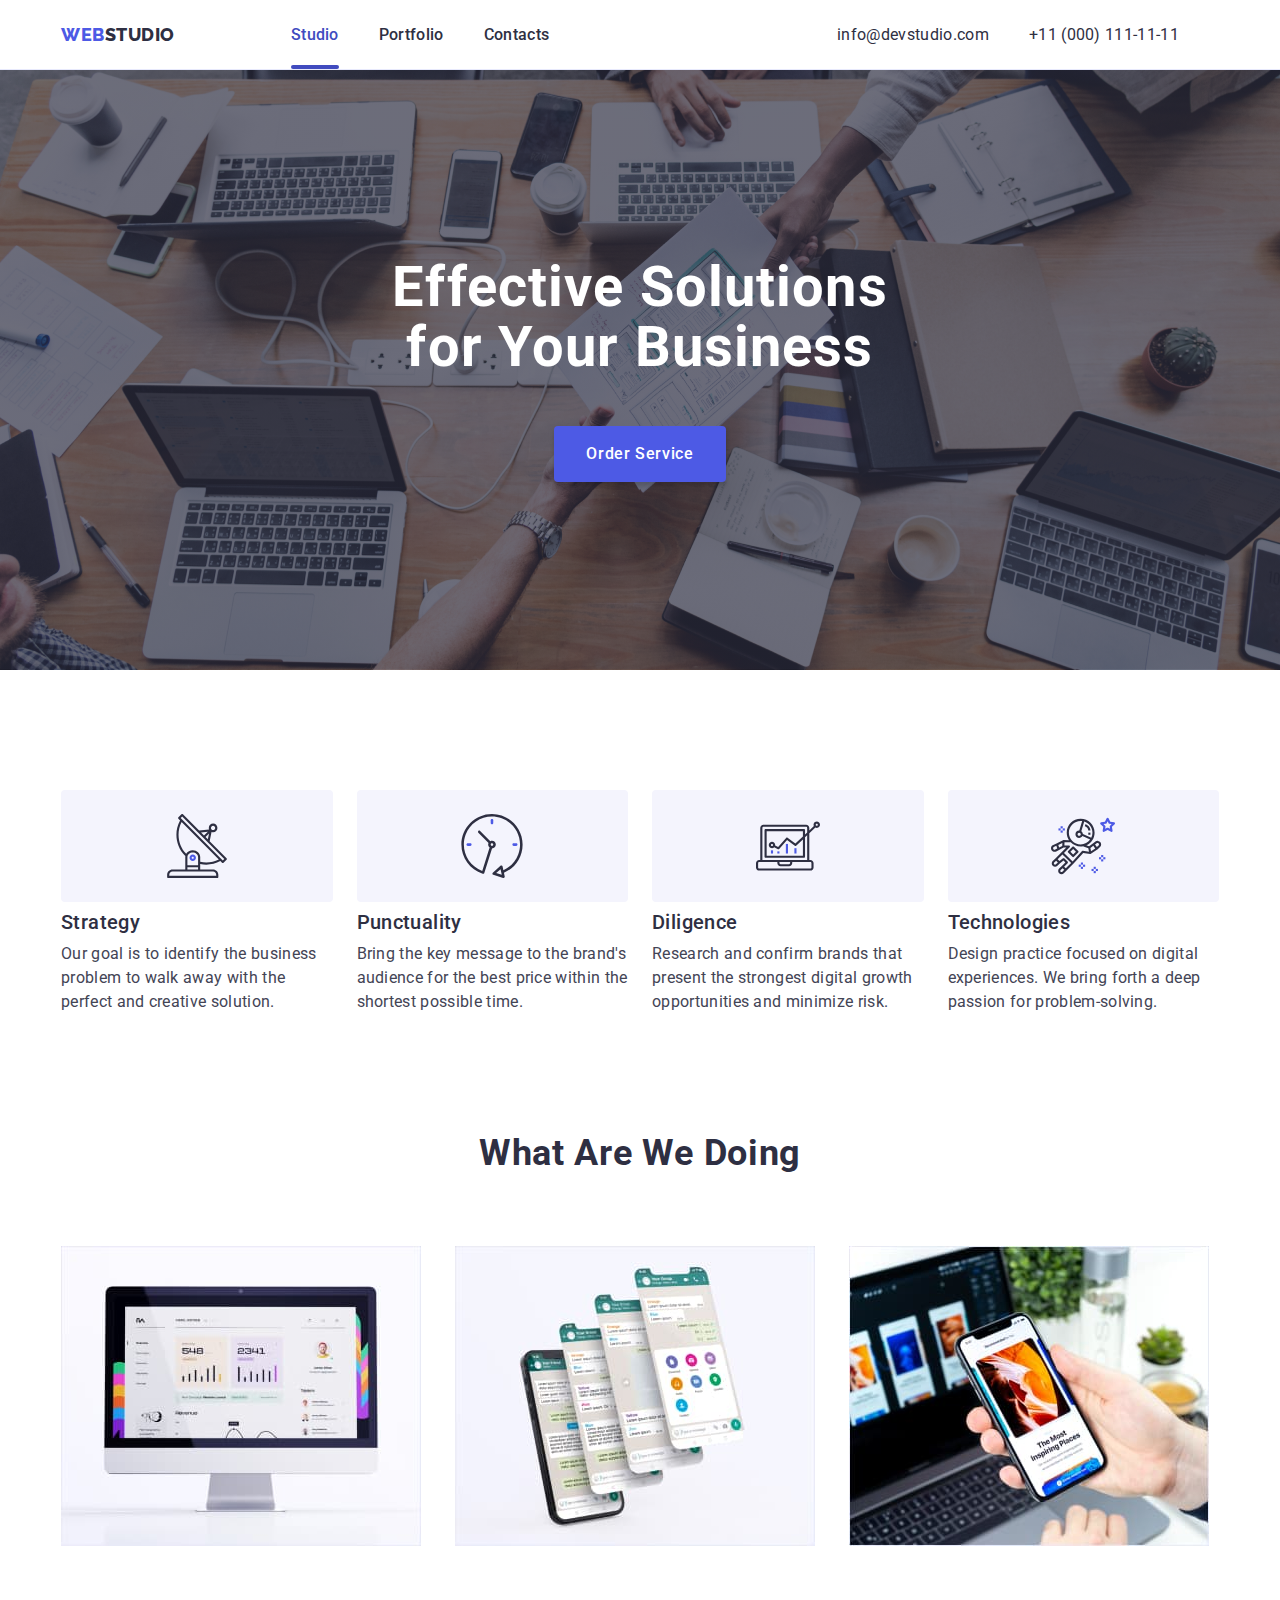
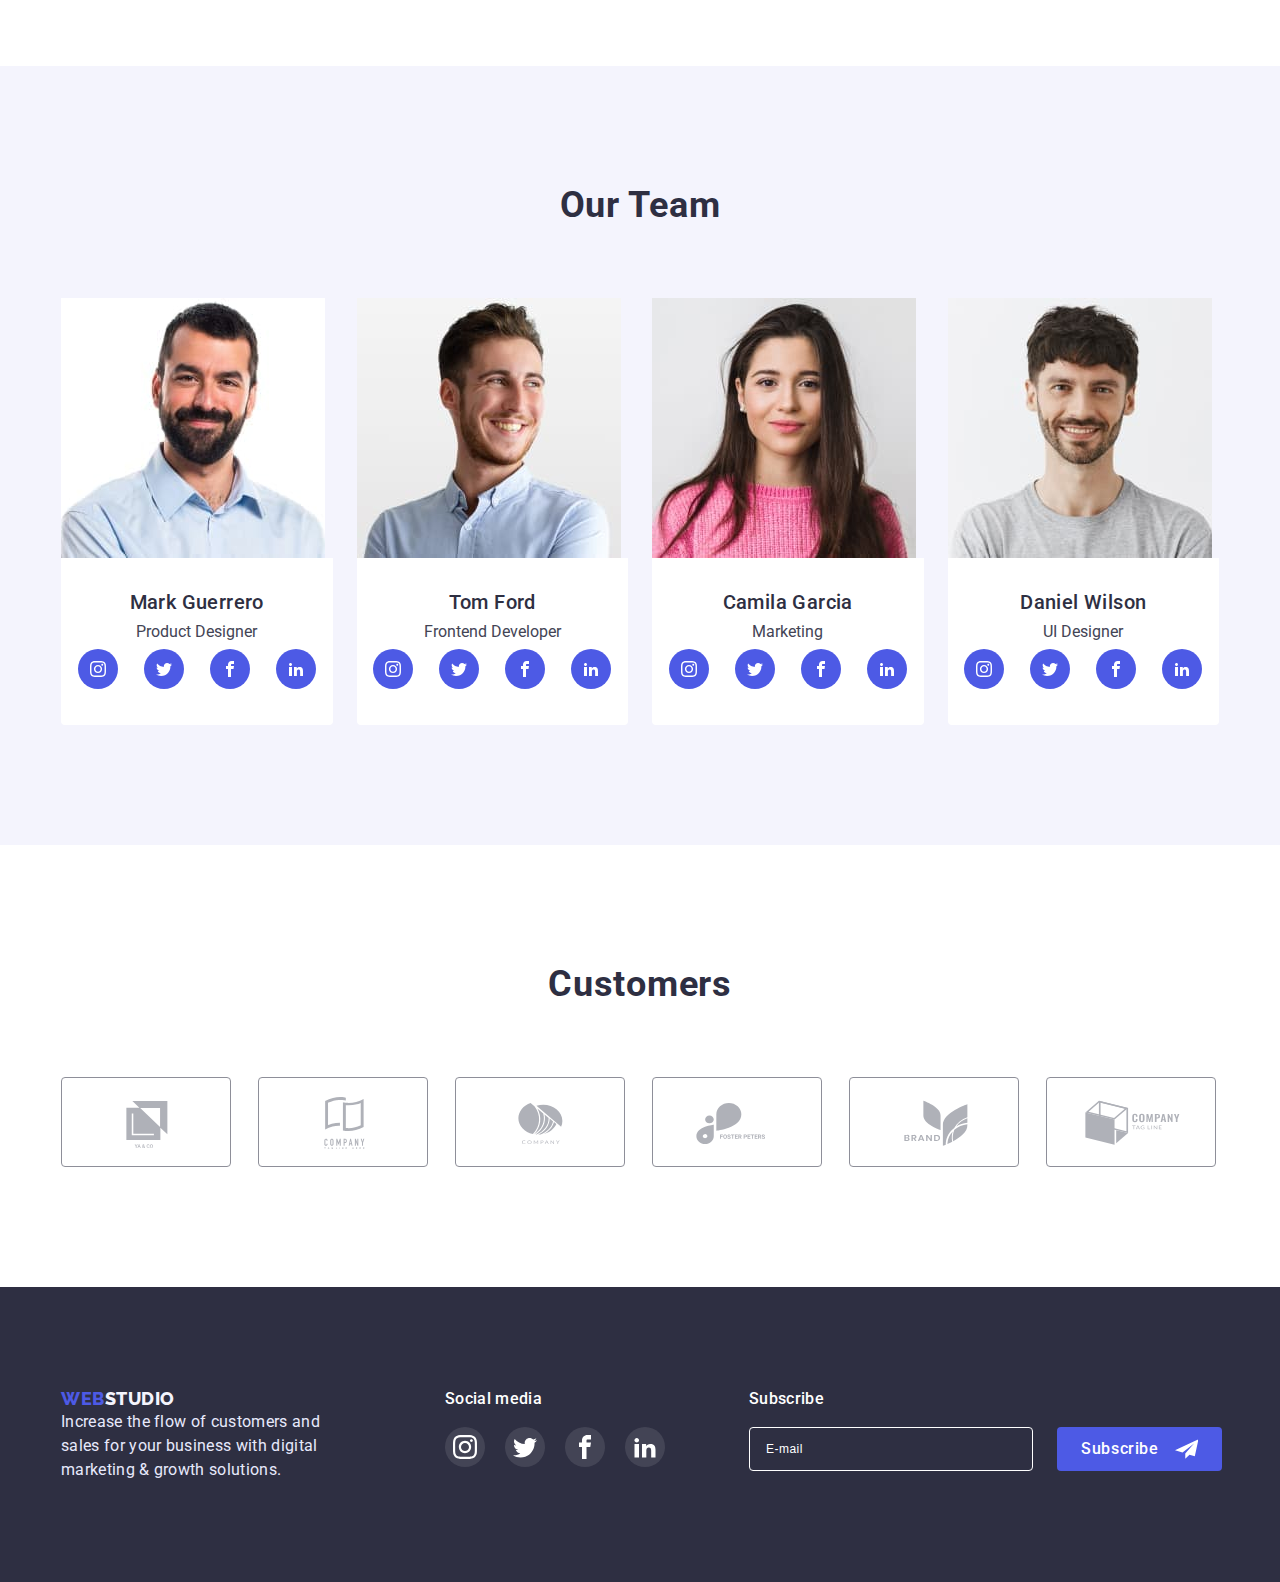
<file: index.html>
<!DOCTYPE html>
<html lang="en">
<head>
    <meta charset="UTF-8">
    <meta http-equiv="X-UA-Compatible" content="IE=edge">
    <meta name="viewport" content="width=device-width, initial-scale=1.0">
    <title>WebStudio</title>
    <link rel="preconnect" href="https://fonts.googleapis.com">
    <link rel="preconnect" href="https://fonts.gstatic.com" crossorigin>
    <link href="https://fonts.googleapis.com/css2?family=Raleway:wght@800&family=Roboto:wght@400;500;700;900&display=swap" rel="stylesheet">

    <link rel="stylesheet" href="https://cdnjs.cloudflare.com/ajax/libs/modern-normalize/1.1.0/modern-normalize.min.css" integrity="sha512-wpPYUAdjBVSE4KJnH1VR1HeZfpl1ub8YT/NKx4PuQ5NmX2tKuGu6U/JRp5y+Y8XG2tV+wKQpNHVUX03MfMFn9Q==" crossorigin="anonymous" referrerpolicy="no-referrer" />
<link rel="stylesheet" href="./css/styles.css">
</head>
<body>
    <!--Head-->
    <header class="header">
            <div class="container"><div class="header-justify">
        <nav class="header-nav">
            <a class="first-logo"
            href="./index.html">Web<span class="second-logo link">Studio</span></a>
            <ul class="list nav-list">
                <li class="header-item"><a href="./index.html" class="header-link  current">Studio</a></li>
                <li class="header-item"><a href="./portfolio.html" class="header-link link active">Portfolio</a></li>
                <li class="header-item"><a href="#" class="header-link link active">Contacts</a></li>
            </ul>
            
        </nav>
        <address class="contact-list">
             <ul class="contact-list list">
                <li class="contact-item"><a class="contact-mail link active"
                    href="mailto:info@devstudio.com">info@devstudio.com</a>
                <li class="contact-item"><a class="contact-mail link active"
                    href="tel:+110001111111">+11 (000) 111-11-11</a>
                </li>
            </ul>
        </address>
        </div>
        </div>
    </header>
    <!--Main-->
    <main>
    <!--Hero-->
    <!--Section 1-->
        <section class="hero">
            <div class="container">
            <h1 class="hero-title">Effective Solutions for Your Business</h1>
            <button type="button" class="button-hero" data-modal-open>Order Service</button>
            </div>
        </section>
        <!--/Section 1-->
       <!--Section 2-->
       <section class="section features-section">
        <h2 class="visually-hidden">Adantages</h2>
        <div class="container">
        <ul class="features-list">
        <li class="features-item item">
            <div class="item-box">
                <svg class="features-list-icon" width="64" height="64">
                    <use href="./images/sprite-3.svg#antenna"></use>
                </svg>
            </div>
        <h3 class="features-title">Strategy</h3>
       <p class="features-desc"> Our goal is to identify the business
        problem to walk away with the perfect and creative solution.</p>
        </li>
        <li class="features-item item">
            <div class="item-box">
                <svg class="features-list-icon" width="64" height="64">
                    <use href="./images/sprite-3.svg#clock"></use>
                </svg>
            </div>
        <h3 class="features-title">Punctuality</h3>
        <p class="features-desc">Bring the key message to the brand's audience for the best price within the shortest possible time.</p>
        </li>
        <li class="features-item item">
            <div class="item-box">
                <svg class="features-list-icon" width="64" height="64">
                    <use href="./images/sprite-3.svg#diagram"></use>
                </svg>
            </div>
        <h3 class="features-title">Diligence</h3>
        <p class="features-desc">Research and confirm brands that present the strongest digital growth opportunities and minimize risk.</p>
        </li>
        <li class="features-item item">
            <div class="item-box">
                <svg class="features-list-icon" width="64" height="64">
                    <use href="./images/sprite-3.svg#astronaut"></use>
                </svg>
            </div>
        <h3 class="features-title">Technologies</h3>
        <p class="features-desc">Design practice focused on digital experiences. We bring forth a deep passion for problem-solving.</p>
        </li>
        </ul>
        </div>
    </section>
    <!--/Section 2-->
<!--Section 3-->
<section class="section abilities-section">
    <div class="container">
<h2 class="headline">What Are We Doing </h2>
<ul class="abilities-set">
    <li class="card-item"><img src="./images/rectangle-computer.jpg" width="360" alt="Computer"></li>
    <li class="card-item"><img src="./images/rectangle-screens.jpg" width="360" alt="Screens"></li>
    <li class="card-item"><img src="./images/rectangle-phone.jpg" width="360" alt="Phone and computer"></li>
</ul>
</div>
</section>
<!--/Section 3-->
<!--Section 4-->
<section class=" section team-section">
    <div class="container">
<h2 class="header-team">Our Team</h2>
<ul class="list team-list">
<li class="item"><img src="./images/new.jpg" width="264" alt="Man">
    <div class="team-descr">
    <h3 class="about-title">Mark Guerrero</h3>
    <p class="about-subtitle">Product Designer</p>
    <ul class="social-list list">
        <li class="social-list-item">
        <a href="" class="social-list-link">
            <svg class="social-list-icon" width="16" height="16">
            <use href="./images/sprite-3.svg#instagram"></use>
            </svg>
            </a>
            </li>
            <li class="social-list-item">
            <a href="" class="social-list-link">
                <svg class="social-list-icon" width="16" height="16">
                <use href="./images/sprite-3.svg#twitter"></use>
                </svg>
                </a>
            </li>
                <li class="social-list-item">
                <a href="" class="social-list-link">
                    <svg class="social-list-icon" width="16" height="16">
                    <use href="./images/sprite-3.svg#facebook"></use>
                    </svg>
                    </a>
                </li>
                    <li class="social-list-item">
                    <a href="" class="social-list-link">
                        <svg class="social-list-icon" width="16" height="16">
                        <use href="./images/sprite-3.svg#linkedin"></use>
                        </svg>
                        </a>
            </li>
            </ul>
    </div>
</li>
<li class="item"><img src="./images/new1.jpg" width="264" alt="Man">
    <div class="team-descr">
    <h3 class="about-title">Tom Ford</h3>
    <p class="about-subtitle">Frontend Developer</p>
    <ul class="social-list list">
        <li class="social-list-item">
        <a href="" class="social-list-link">
            <svg class="social-list-icon" width="16" height="16">
            <use href="./images/sprite-3.svg#instagram"></use>
            </svg>
        </a>
        </li>
        <li class="social-list-item">
            <a href="" class="social-list-link">
                <svg class="social-list-icon" width="16" height="16">
                <use href="./images/sprite-3.svg#twitter"></use>
                </svg>
                </a>
                </li>
                <li class="social-list-item">
                <a href="" class="social-list-link">
                    <svg class="social-list-icon" width="16" height="16">
                    <use href="./images/sprite-3.svg#facebook"></use>
                    </svg>
                    </a>
                    </li>
                    <li class="social-list-item">
                    <a href="" class="social-list-link">
                        <svg class="social-list-icon" width="16" height="16">
                        <use href="./images/sprite-3.svg#linkedin"></use>
                        </svg>
                        </a>
            </li>
            </ul>
    </div>
</li>
<li class="item"><img src="./images/new2.jpg" width="264" alt="Woman">
    <div class="team-descr">
    <h3 class="about-title">Camila Garcia</h3>
    <p class="about-subtitle">Marketing</p>
    <ul class="social-list list">
        <li class="social-list-item">
        <a href="" class="social-list-link">
            <svg class="social-list-icon" width="16" height="16">
            <use href="./images/sprite-3.svg#instagram"></use>
            </svg>
            </a>
            </li>
            <li class="social-list-item">
            <a href="" class="social-list-link">
                <svg class="social-list-icon" width="16" height="16">
                <use href="./images/sprite-3.svg#twitter"></use>
                </svg>
                </a>
                </li>
                <li class="social-list-item">
                <a href="" class="social-list-link">
                    <svg class="social-list-icon" width="16" height="16">
                    <use href="./images/sprite-3.svg#facebook"></use>
                    </svg>
                    </a>
                    </li>
                    <li class="social-list-item">
                    <a href="" class="social-list-link">
                        <svg class="social-list-icon" width="16" height="16">
                        <use href="./images/sprite-3.svg#linkedin"></use>
                        </svg>
                        </a>
            </li>
            </ul>
            
    </div>
</li>
<li class="item"><img src="./images/new3.jpg" width="264" alt="Man">
    <div class="team-descr">
    <h3 class="about-title">Daniel Wilson</h3>
    <p class="about-subtitle">UI Designer</p>
    <ul class="social-list list">
        <li class="social-list-item">
        <a href="" class="social-list-link">
            <svg class="social-list-icon" width="16" height="16">
            <use href="./images/sprite-3.svg#instagram"></use>
            </svg>
            </a>
            </li>
            <li class="social-list-item">
            <a href="" class="social-list-link">
                <svg class="social-list-icon" width="16" height="16">
                <use href="./images/sprite-3.svg#twitter"></use>
                </svg>
                </a>
                </li>
                <li class="social-list-item">
                <a href="" class="social-list-link">
                    <svg class="social-list-icon" width="16" height="16">
                    <use href="./images/sprite-3.svg#facebook"></use>
                    </svg>
                    </a>
                    </li>
                    <li class="social-list-item">
                    <a href="" class="social-list-link">
                        <svg class="social-list-icon" width="16" height="16">
                        <use href="./images/sprite-3.svg#linkedin"></use>
                        </svg>
                        </a>
          
            </ul>
    </div>
</li>
</ul>
</div>
</section>
<!--/Section 4-->
<section class=" section customers-section">
<div class="container">
    <h2 class="clients-headline">Customers</h2>
    <ul class="clients-list list">
        <li class="clients-item">
            <a href="" class="clients-link link">
            <svg class="clients-icon" width="104" height="56">
                <use href="./images/sprite-3.svg#logo-5"></use>
            </svg>
        </a>
    </li>
    <li class="clients-item">
        <a href="" class="clients-link link">
        <svg class="clients-icon" width="104" height="56">
            <use href="./images/sprite-3.svg#logo-4"></use>
        </svg>
    </a>
</li> 
<li class="clients-item">
    <a href="" class="clients-link link">
    <svg class="clients-icon" width="104" height="56">
        <use href="./images/sprite-3.svg#logo-3"></use>
    </svg>
</a>
</li>
<li class="clients-item">
    <a href="" class="clients-link link">
    <svg class="clients-icon" width="104" height="56">
        <use href="./images/sprite-3.svg#logo-2"></use>
    </svg>
</a>
</li>
<li class="clients-item">
    <a href="" class="clients-link link">
    <svg class="clients-icon" width="104" height="56">
        <use href="./images/sprite-3.svg#logo-1"></use>
    </svg>
</a>
</li>
<li class="clients-item">
    <a href="" class="clients-link link">
    <svg class="clients-icon" width="104" height="56">
        <use href="./images/sprite-3.svg#logo-6"></use>
    </svg>
</a>
</li>
        </ul>
    </div>
    </section>
</main>
<!--/Main-->
    <!--Footer-->
    <footer class="page-footer">
        <div class="container">
            <div>
        <a class="footer-logo"
        href="./index.html">Web<span class="footer-second-logo link">Studio</span></a>
    <p class="footer-description"> Increase the flow of customers and sales for your business with digital marketing & growth solutions.</p>
</div>
<div class="footer-social-media">
<h3 class="footer-headline">Social media</h3>
<ul class="footer-social-list list">
    <li class="footer-social-item">
    <a href="" class="footer-social-link link">
        <svg class="footer-social-icon" width="24" height="24">
            <use href="./images/sprite-3.svg#instagram"></use>
        </svg>
    </a>
    </li>
    <li class="footer-social-item">
        <a href="" class="footer-social-link link">
            <svg class="footer-social-icon" width="24" height="24">
                <use href="./images/sprite-3.svg#twitter"></use>
            </svg>
        </a>
        </li>
        <li class="footer-social-item">
            <a href="" class="footer-social-link link">
                <svg class="footer-social-icon" width="24" height="24">
                    <use href="./images/sprite-3.svg#facebook"></use>
                </svg>
            </a>
            </li>
            <li class="footer-social-item">
                <a href="" class="footer-social-link link">
                    <svg class="footer-social-icon" width="24" height="24">
                        <use href="./images/sprite-3.svg#linkedin"></use>
                    </svg>
                </a>
                </li>
</ul>
</div>
<form class="subscribe-form">
    <p class="subscribe-title">Subscribe</p>
    <div class="subscribe-field">
        <input class="subscribe-input" type="email" name="email" placeholder="E-mail">
        <button class="subscribe-btn" type="submit">Subscribe
            <svg class="icon-send" width="24" height="20">
                <use href="./images/sprite-3.svg#icon-send"></use>
            </svg>
        </button>
    </div>
</form>
</div>

</footer>
<div class="backdrop is-hidden" data-modal>
    <div class="modal">
        <button type="button" data-modal-close class="modal-close-btn">
            <svg class="modal-close-btn-icon" width="8" height="8">
                <use href="./images/sprite-3.svg#icon-Vector-2">
                </use>
            </svg>
        </button>

        <p class="form-title">Leave your contacts and we will call you back</p>
         <form class="modal-form">   
        <label class="modal-form-field">
        <span class="modal-form-input-desc">Name</span>
        <span class="modal-form-input-wrapper">
        <input class="form-input" type="text" name="name" required>
        <svg class="form-icon" width="12" height="12">
            <use href="./images/sprite-3.svg#icon-man"></use>
        </svg>
    </span>
        </label>

       <label class="modal-form-field">
        <span class="modal-form-input-desc">Phone</span>
        <span class="modal-form-input-wrapper">
        <input class="form-input" type="tel" name="tel" required>
        <svg class="form-icon" width="13" height="13">
            <use href="./images/sprite-3.svg#icon-phone"></use>
        </svg>
    </span>
       </label>

       <label class="modal-form-field">
        <span class="modal-form-input-desc">Email</span>
        <span class="modal-form-input-wrapper">
        <input class="form-input" type="email" name="email" required>
        <svg class="form-icon" width="15" height="12">
            <use href="./images/sprite-3.svg#icon-email"></use>
        </svg>
        </span>
    </label>

      <label class="modal-form-field">
        <span class="modal-form-input-desc">Comment</span>
       <textarea class="modal-form-comment" name="user-comment" placeholder="Text input"></textarea>
       </label>

       <label class="modal-form-label">
        <input type="checkbox" name="user-policy" class="modal-form-check visually-hidden">
        <span class="modal-form-custom-checkbox">
        <svg class="modal-form-check-icon" width="16" height="16">
        <use href="./images/sprite-3.svg#icon-click"></use>
        </svg>
        </span>
        <span class="modal-form-check-desc">I accept the terms and conditions of the &nbsp;<a href="policy">Privacy Policy</a></span>
    </label>
      <button class="form-modal-btn btn" type="submit">Send</button>
      </form>
    </div>
    </div>
<!--/Footer-->
<script src="./main.js/modal.js"></script>
</body>
</html>
</file>
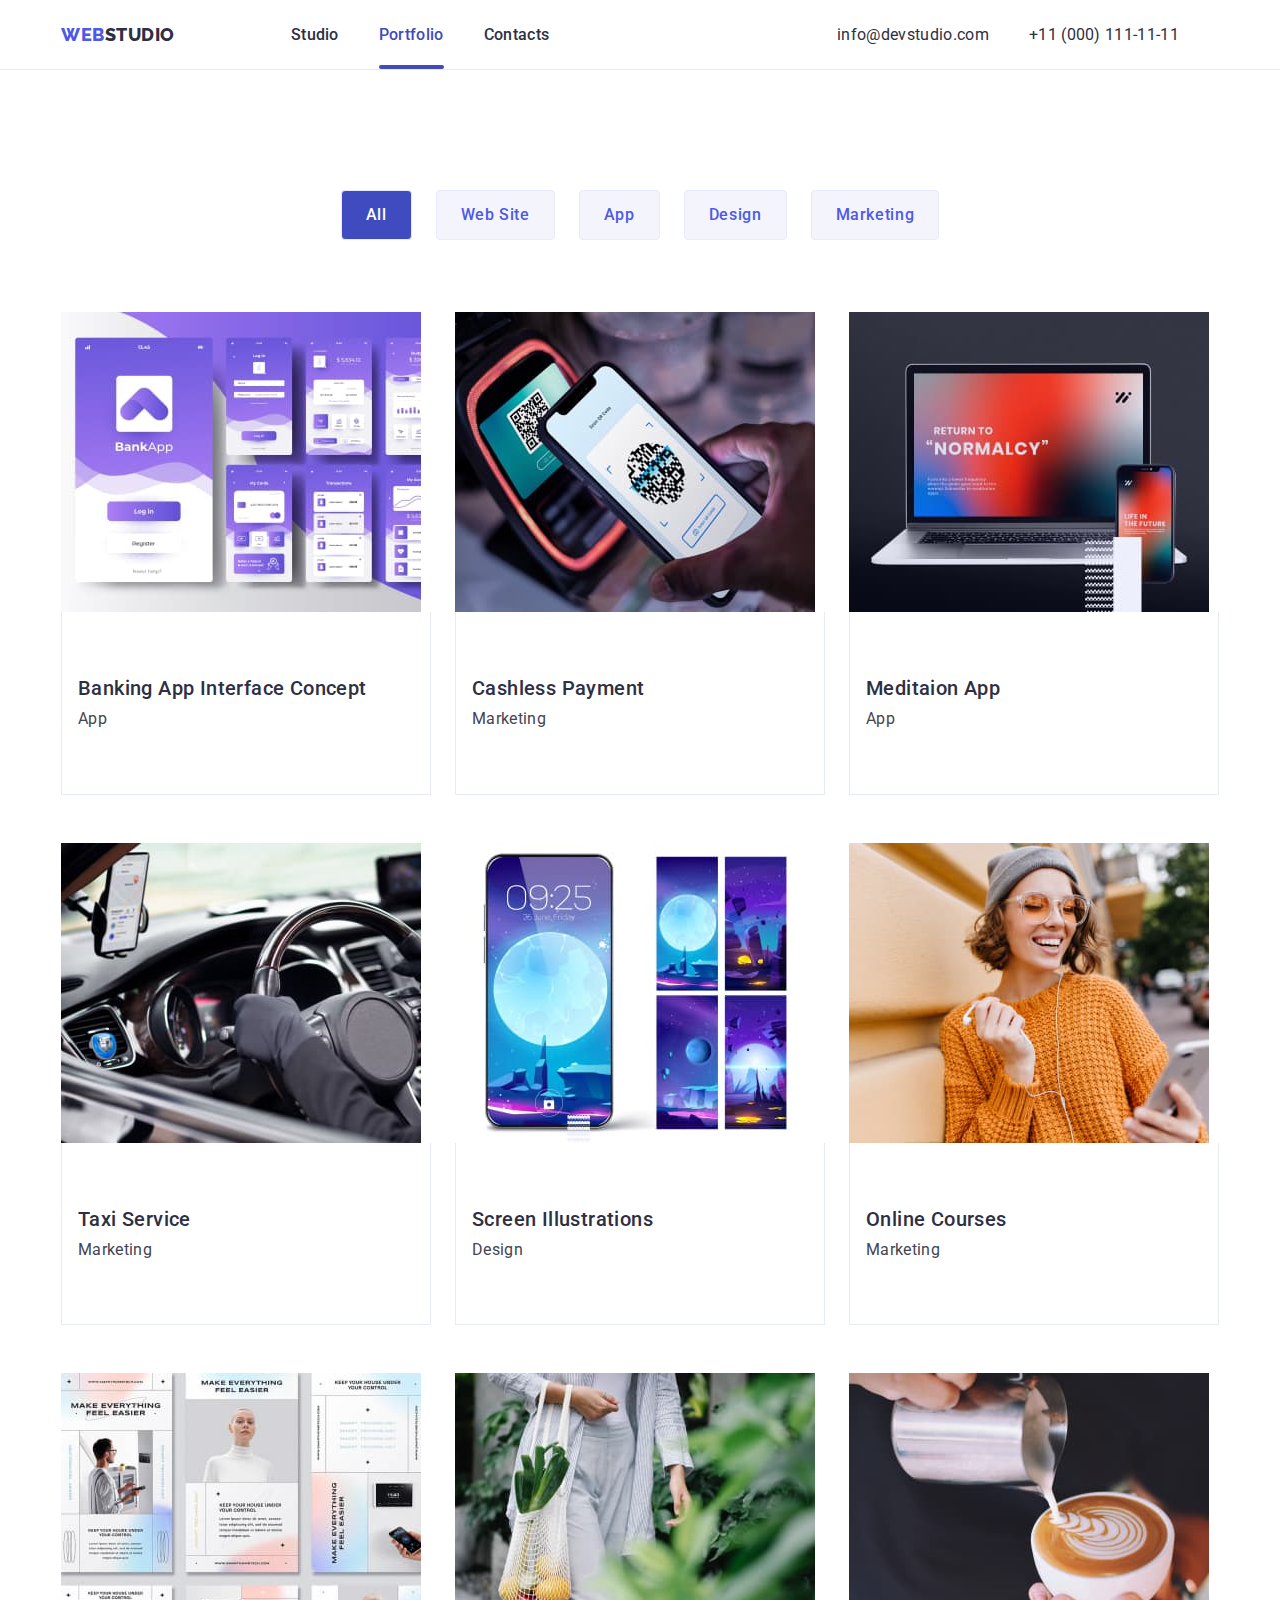
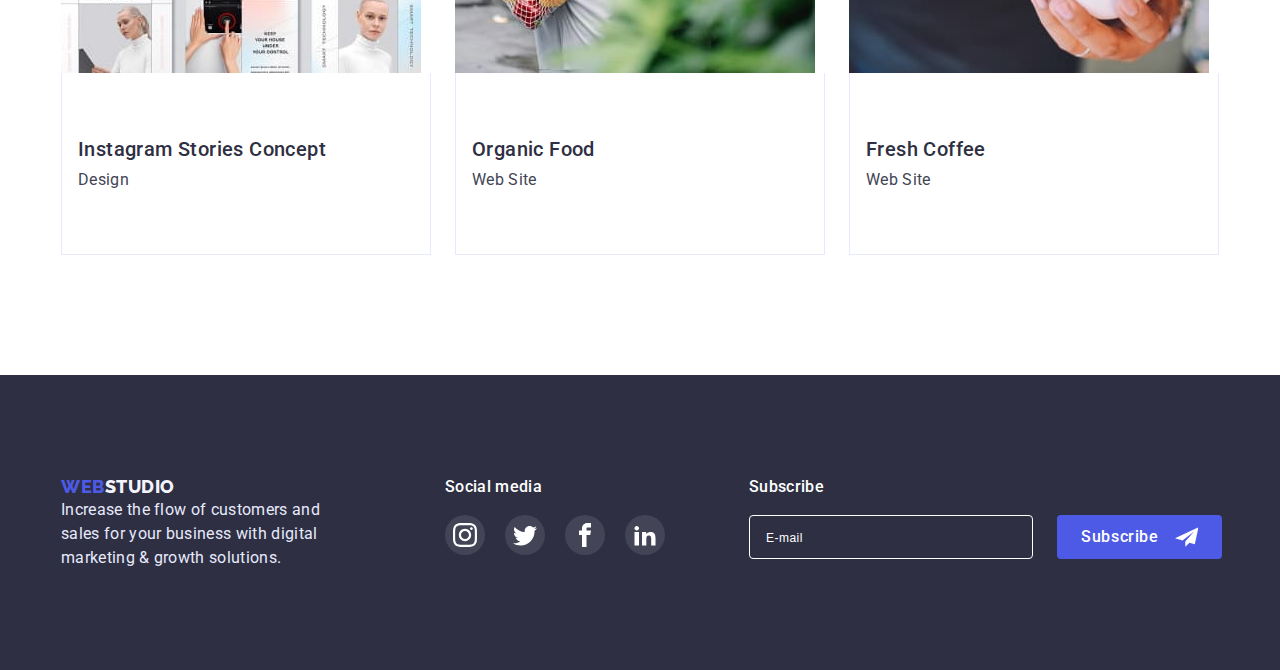
<file: portfolio.html>
<!DOCTYPE html>
<html lang="en">
<head>
    <meta charset="UTF-8">
    <meta http-equiv="X-UA-Compatible" content="IE=edge">
    <meta name="viewport" content="width=device-width, initial-scale=1.0">
    <title>Portfolio</title>
    <link rel="preconnect" href="https://fonts.googleapis.com">
    <link rel="preconnect" href="https://fonts.gstatic.com" crossorigin>
    <link href="https://fonts.googleapis.com/css2?family=Raleway:wght@800&family=Roboto:wght@400;500;700;900&display=swap" rel="stylesheet">
    <link rel="stylesheet" href="https://cdnjs.cloudflare.com/ajax/libs/modern-normalize/1.1.0/modern-normalize.min.css" integrity="sha512-wpPYUAdjBVSE4KJnH1VR1HeZfpl1ub8YT/NKx4PuQ5NmX2tKuGu6U/JRp5y+Y8XG2tV+wKQpNHVUX03MfMFn9Q==" crossorigin="anonymous" referrerpolicy="no-referrer" />
<link rel="stylesheet" href="./css/styles.css">
</head>

<body>
        <!--Head-->
    <header class="header">
        <div class="container"><div class="header-justify">
        <nav class="header-nav">
            <a class="first-logo"
            href="./index.html">Web<span class="second-logo link">Studio</span></a>
            <ul class="list nav-list">
                <li class="header-item"><a href="./index.html" class="header-link link">Studio</a></li>
                <li class="header-item"><a href="./portfolio.html" class="header-link current ">Portfolio</a></li>
                <li class="header-item"><a href="./portfolio.html" class="header-link link">Contacts</a></li>
            </ul>
        </nav>
        <address class="contact-list">
             <ul class="contact-list list">
                <li class="contact-item"><a class="contact-mail link"
                    href="mailto:info@devstudio.com">info@devstudio.com</a>
                <li class="contact-item"><a class="contact-tel link"
                    href="tel:+110001111111">+11 (000) 111-11-11</a>
                </li>
            </ul>
        </address>
        </div>
        </div>
    </header>
    <!--/Head-->
   <!--Main-->
   <main>
    <!--Hero section-->
        <section class="section about-hero-section">
            <div class="container">
            <h1 class="visually-hidden">Card and button list</h1>
            <ul class="about-button">
<li class="btn"><button type="button" class="button-primary">All</button></li>
<li class="btn"><button type="button" class="button-secondary">Web Site</button></li>
<li class="btn"><button type="button" class="button-secondary">App</button></li>
<li class="btn"><button type="button" class="button-secondary">Design</button></li>
<li class="btn"><button type="button" class="button-secondary">Marketing</button></li>          
            </ul>
        <ul class="about-list">
        <li class="about-item item">
            <a class="link" href="./portfolio.html">
                <div class="thumb">
            <img class="img" src="./images/image1.jpg" width="360" alt="Screens" height="300">
            <p class="thumb-overlay">14 Stylish and User-Friendly App Design Concepts·Task Manager App·Calorie Tracker App·Exotic Fruit Ecommerce App·Cloud Storage App</p>
            </div>
            <div class="img-text">
            <h2 class="item-subtitle">Banking App Interface Concept</h2>
            <p class="about-subtitle-text">App</p>
            </div>
            </a>
            </li>
        <li class="about-item item">
            <a class="link" href="./portfolio.html">
                <div class="thumb">
             <img src="./images/image2.jpg" width="360" alt="Qr-code" height="300">
             <p class="thumb-overlay">14 Stylish and User-Friendly App Design Concepts·Task Manager App·Calorie Tracker App·Exotic Fruit Ecommerce App·Cloud Storage App</p>
             </div>
            <div class="img-text">
             <h2 class="item-subtitle">Cashless Payment</h2>
            <p class="about-subtitle-text">Marketing</p>
            </div>
            </a>
            </li>
        <li class="about-item item">
            <a class="link" href="./portfolio.html">
                <div class="thumb">
            <img src="./images/image3.jpg" width="360" alt="Phone-computer" height="300">
            <p class="thumb-overlay">14 Stylish and User-Friendly App Design Concepts·Task Manager App·Calorie Tracker App·Exotic Fruit Ecommerce App·Cloud Storage App</p>
            </div>
            <div class="img-text">
            <h2 class="item-subtitle">Meditaion App</h2>
            <p class="about-subtitle-text">App</p>
            </div>
            </a>
            </li>
        <li class="about-item item">
            <a class="link" href="./portfolio.html">
                <div class="thumb">
            <img src="./images/image4.jpg" width="360" alt="Car" height="300">
            <p class="thumb-overlay">14 Stylish and User-Friendly App Design Concepts·Task Manager App·Calorie Tracker App·Exotic Fruit Ecommerce App·Cloud Storage App</p>
            </div>
            <div class="img-text">
            <h2 class="item-subtitle">Taxi Service</h2>
            <p class="about-subtitle-text">Marketing</p>
            </div>
            </a>
            </li>
        <li class="about-item item">
            <a class="link" href="./portfolio.html">
                <div class="thumb">
                <img src="./images/image5.jpg" width="360" alt="Wallpaper" height="300">
                <p class="thumb-overlay">14 Stylish and User-Friendly App Design Concepts·Task Manager App·Calorie Tracker App·Exotic Fruit Ecommerce App·Cloud Storage App</p>
                </div>
           <div class="img-text">
            <h2 class="item-subtitle"> Screen Illustrations</h2>
            <p class="about-subtitle-text">Design</p>
            </div>
            </a>
            </li>
        <li class="about-item item">
            <a class="link" href="./portfolio.html">
                <div class="thumb">
            <img src="./images/image6.jpg" width="360" alt="Girl" height="300">
            <p class="thumb-overlay">14 Stylish and User-Friendly App Design Concepts·Task Manager App·Calorie Tracker App·Exotic Fruit Ecommerce App·Cloud Storage App</p>
            </div>
            <div class="img-text">
            <h2 class="item-subtitle">Online Courses</h2>
            <p class="about-subtitle-text">Marketing</p>
            </div>
            </a>
            </li>
        <li class="about-item item">
            <a class="link" href="./portfolio.html">
                <div class="thumb">
             <img src="./images/image7.jpg" width="360" alt="Information" height="300">
             <p class="thumb-overlay">14 Stylish and User-Friendly App Design Concepts·Task Manager App·Calorie Tracker App·Exotic Fruit Ecommerce App·Cloud Storage App</p>
            </div>
                <div class="img-text">
             <h2 class="item-subtitle">Instagram Stories Concept</h2>
             <p class="about-subtitle-text">Design</p>
             </div>
             </a>
             </li>
        <li class="about-item item">
            <a class="link" href="./portfolio.html">
                <div class="thumb">
             <img src="./images/image8.jpg" width="360" alt="Woman-fruits" height="300">
             <p class="thumb-overlay">14 Stylish and User-Friendly App Design Concepts·Task Manager App·Calorie Tracker App·Exotic Fruit Ecommerce App·Cloud Storage App</p>
             </div>
             <div class="img-text">
             <h2 class="item-subtitle">Organic Food</h2>
             <p class="about-subtitle-text">Web Site</p>
             </div>
             </a>
            </li>
         <li class="about-item item">
            <a class="link" href="./portfolio.html">
                <div class="thumb">
        <img src="./images/image9.jpg" width="360" alt="Coffee" height="300">
        <p class="thumb-overlay">14 Stylish and User-Friendly App Design Concepts·Task Manager App·Calorie Tracker App·Exotic Fruit Ecommerce App·Cloud Storage App</p>
        </div>
             <div class="img-text">
        <h2 class="item-subtitle">Fresh Coffee</h2>
             <p class="about-subtitle-text">Web Site</p>
             </div>
             </a>
         </li>
    </ul>
</div>
    </section>
    <!--/Hero section-->
    </main>
    <!--/Main-->
    <!--Footer-->
    <footer class="page-footer">
        <div class="container">
            <div>
        <a class="footer-logo"
        href="./index.html">Web<span class="footer-second-logo link">Studio</span></a>
    <p class="footer-description"> Increase the flow of customers and sales for your business with digital marketing & growth solutions.</p>
</div>
<div class="footer-social-media">
<h3 class="footer-headline">Social media</h3>
<ul class="footer-social-list list">
    <li class="footer-social-item">
    <a href="" class="footer-social-link link">
        <svg class="footer-social-icon" width="24" height="24">
            <use href="./images/sprite-3.svg#instagram"></use>
        </svg>
    </a>
    </li>
    <li class="footer-social-item">
        <a href="" class="footer-social-link link">
            <svg class="footer-social-icon" width="24" height="24">
                <use href="./images/sprite-3.svg#twitter"></use>
            </svg>
        </a>
        </li>
        <li class="footer-social-item">
            <a href="" class="footer-social-link link">
                <svg class="footer-social-icon" width="24" height="24">
                    <use href="./images/sprite-3.svg#facebook"></use>
                </svg>
            </a>
            </li>
            <li class="footer-social-item">
                <a href="" class="footer-social-link link">
                    <svg class="footer-social-icon" width="24" height="24">
                        <use href="./images/sprite-3.svg#linkedin"></use>
                    </svg>
                </a>
                </li>
</ul>
</div>
<form class="subscribe-form">
    <p class="subscribe-title">Subscribe</p>
    <div class="subscribe-field">
        <input class="subscribe-input" 
        type="email" name="email" placeholder="E-mail">
        <button class="subscribe-btn" type="submit">Subscribe
            <svg class="icon-send" width="24" height="20">
                <use href="./images/sprite-3.svg#icon-send"></use>
            </svg>
        </button>
    </div>
</form>
</div>

</footer>
<!--/Footer-->
</body>
</html>
</file>
<file: css/styles.css>
:root{
    --accent-text-color: #2E2F42;
    --button-color: #4D5AE5;
    --contact-color: #434455;
    --title-color: #FFFFFF;
    --background-color:#404BBF;
    --footer-color: #F4F4FD;
    --body-color:#434455;
    --description-color:#E7E9FC;
    --clients-color:#8E8F99;
    --clients-link-color:#AFB1B8;
    --background-input:#FCFCFC;
    --form-input:#000;
     }

.section{
  padding: 120px 0;
}
.container{
   max-width: 1158px;
   padding:0 15px;
   margin:0 auto;
}
h1,h2,h3,h4,h5,h6,p,ul{
   margin:0;
   padding:0;
}
 .header {
   display: block;
 font-size: 40px;
 line-height: 1.1;
 color:var(--accent-text-color);
 text-decoration: none;
 border-bottom: 1px solid var(--description-color) ;
 }
.header-justify{
   display: flex;
   justify-content: space-between;
   align-items: center;
}
 .header.container{
   display: flex;
 }
 .header-container{
 display: flex;
 background: var(--title-color);
 }
 a.decoration{
 color:var(--button-color);
 text-decoration: none; 
 }
 .header-nav{
 font-weight: 600;
 text-transform: uppercase;
 display: flex;
 align-items: center;
 }
 .contact-list{
   margin-left: auto;
 }
 .header-nav.li{
    margin-right: 40px;
    margin-left: 70px;
 }
 .header-nav.link{
 display: block;
 }
 .header-nav.item:last-child{
    margin-right: 0;
 }
 .first-logo{
 font-family: 'Raleway';
 font-weight: 800;
 font-size: 18px;
 line-height: 1.33;
 letter-spacing: 0.03em;
 text-transform: uppercase;
 color:var(--button-color);
 text-decoration: none;
 }
 .second-logo link > span{
 font-family: 'Raleway';
 font-weight: 800;
 font-size: 18px;
 line-height: 1.33;
 letter-spacing: 0.03em;
 text-transform: uppercase;
 color:var(--accent-text-color);
 text-decoration: none;

 }
 .nav-list {
   display: flex;
   margin-left: 76px;
 }
 .header-item{
    display: flex;
    margin-left: 40px;
 }
 .header-link {
    display: flex;
    font-weight: 500;
    font-size: 16px;
     line-height: 1.33;
     letter-spacing: 0.02em;
     color: var(--accent-text-color);
     text-transform: capitalize;
     padding-top:24px;
     padding-bottom:24px;
     position: relative;
     text-decoration: none;
     transition:background-color 250ms cubic-bezier(0.4, 0, 0.2, 1) ;
 }
 .header-link.active{
  transition: color 0.35s linear ;
  border-radius: 2px;
 }
 .current{
  color:var(--background-color) ;
 }
 .current::after{
 content:'';
 display:block;
 position:absolute;
 bottom: 0;
 left:0;
 width:100%;
 height:4px;
 border-radius: 2px;
 margin-top: 24px;
 background-color: var(--background-color);
 }
.header-link.active::after{
  content:'';
  left:0;
  width:100%;
  height:4px;
  position:absolute;
  bottom:0;
  border-radius: 2px;
}
 .header-link:hover,
 .header-link:focus{
     color: var(--background-color);
 }
 .link {
     text-decoration: none;
     font-style: normal;
     color:var(--accent-text-color);
 }
 .hero{
    background-image: linear-gradient(
      rgba(46,47, 66, 0.7),
     rgba(46, 47, 66, 0.7)
    ),
    url(../images/people-office.jpg);
    padding-top: 188px;
    padding-bottom: 188px;
    text-align: center;
    background-repeat: no-repeat;
    background-position: center center;
 }
 .background{
   width: 1440px;
   height: 600px;
    background-image:url(../images/bg.jpg);
    background-repeat: no-repeat;
    background-position: center;
    background-size:cover;
 }
 .hero-title{
 font-size: 56px;
 line-height: 1.07;
 letter-spacing: 0.02em;
 color:var(--title-color);
 margin: 0 auto 48px auto;
 max-width: 500px;
 text-align: center;
 }
 .contact-mail:hover,
 .contact-tel:hover{
   color:var(--background-color);
 }
.contact-item,
.header-item{
    display: flex;
 }
 .contact-list{
    display: flex;
    align-items: center;
 }
.contact-item{
    display: flex; 
    margin-left: auto;
    margin-right: 40px;
    font-size: 16px;
    line-height: 1.5;
    letter-spacing: 0.02em;
    font-style: normal;
    color: var(--secondary-black-color);
 }
 .contact-tel link{
 font-size: 16px;
 line-height: 1.33;
 letter-spacing: 0.02em;
 color: var(--contact-color);
 transition: transform 250ms cubic-bezier(0.4, 0, 0.2, 1);
}
 .contact-mail link{
 font-family: 'Roboto';
 font-style: normal;
 font-size: 16px;
 line-height: 1.33;
 letter-spacing: 0.02em;
 color:var(--contact-color);
 transition: transform 250ms cubic-bezier(0.4, 0, 0.2, 1);
}
 body{
 font-family:'Roboto', sans-serif;
 color:var(--body-color);
 margin:0;
 padding-left:0;
 }
 .visually-hidden {
 position: absolute;
 width: 1px;
 height: 1px;
 margin: -1px;
 border: 0;
 padding: 0;
 white-space: nowrap;
 clip-path: inset(100%);
 clip: rect(0 0 0 0);
 overflow: hidden;
 }
 .hero-container{
    height: 600px;
    margin-bottom : 0;
 }
 .button-hero{
 font-family:inherit;
 font-weight: 500;
 font-size: 16px;
 line-height: 1.5;
 padding: 16px 32px;
 letter-spacing: 0.04em;
 color:var(--title-color);
 background:var(--button-color);
 display: block;
 margin:auto;
 box-shadow: 0px 4px 4px rgba(0, 0, 0, 0.15);
 border-radius: 4px;
 text-align: center;
 border: none;
 cursor: pointer;
 transition: background-color 250ms
 cubic-bezier(0.4, 0, 0.2, 1);
}
 .button-hero:hover,
 .button-hero:focus{
     background:var(--background-color);
 }
 .about-button{
    display:flex;
    justify-content: center;
    margin-bottom: 72px;
    gap: 24px;
 }
 .button-primary{
 font-family:inherit;
 font-weight: 500;
 font-size: 16px;
 line-height: 24px;
 letter-spacing: 0.04em;
 color: var(--title-color);
 cursor: pointer;
 display: inline-block;
 background: var(--background-color) ;
 border-radius: 4px;
 border: 1px solid var(--description-color);
 padding: 12px 24px;
 transition:  transform 250ms cubic-bezier(0.4, 0, 0.2, 1);
}
 .button-primary:focus,
 .button-primary:hover{
 color: var(--button-color);
 }
 .button-secondary{
 font-family:inherit;
 font-weight: 500;
 font-size: 16px;
 line-height: 1.5;
 display: inline-block;
 letter-spacing: 0.04em;
 color: var(--button-color);
 cursor: pointer;
 background:var(--footer-color);
 border: 1px solid var(--description-color);
 border-radius: 4px;
 padding: 12px 24px;
 cursor: pointer;
 transition: color 250ms cubic-bezier(0.4, 0, 0.2, 1),
 background-color 250ms cubic-bezier(0.4, 0, 0.2, 1);
}
 .button-secondary:focus,
 .button-secondary:hover{
 color: var(--title-color);
 background-color: var(--background-color);
 }
 li{
 list-style-type:none;
 }
 .test-container{
    display: flex;
    width:1158px;
    padding-left:15px;
    padding-right:15px;
    margin-left: auto;
    margin-right: auto;
 }
 .about-list{
   display: flex;    
   flex-wrap: wrap;
   gap:48px 24px;
   padding-left :0;
   margin:0;
 }
 img{
   display: block;
   max-width: 100%;
   height: auto;
 }
 .list-item {
   width:calc((100% - 48px) /3);
   margin-right: 24px;
   margin-bottom:48px;
   gap: 24px;
 }
.list-item:nth-child(-n+3){
flex-basis: calc((100% - 48px) /3);
}
 .about-item.item{
  flex-basis:calc((100% - 48px) /3);
  transition: transform 250ms cubic-bezier(0.4, 0, 0.2, 1) ;
}
.about-item:hover,
.about-item:focus{
  box-shadow: 0px 1px 6px rgba(46, 47, 66, 0.08), 0px 1px 1px rgba(46, 47, 66, 0.16), 0px 2px 1px rgba(46, 47, 66, 0.08);
}
.img-text{
   padding-top:32px;
   padding-bottom: 32px;
   padding-left: 16px;
   margin-right: 0;
   border: 1px solid var(--description-color);
}
 .flex-container{
    display: flex;
    flex-wrap: wrap;
    display: contents;
 }
 .flex-element{
    width: calc(100%/3);
    margin-right: 30px;
 }
.flex-element:nth-child(3n){
    margin-right: 0;
}
 .flex-element:nth-child(3n+1){
    margin-right: 0;
 } 


 .features-item {
   gap: 24px;
   flex-basis: calc((100% - 72px) /4);
 }
.item-box{
   display: flex;
   justify-content:center;
   align-items: center;
   height: 112px;
   background-color:var(--footer-color);
   border-radius: 4px;
 }
 .features-title{
 font-weight: 500;
 font-size: 20px;
 line-height: 1.2;
 letter-spacing: 0.02em;
 color:var(--accent-text-color);
 margin-top: 8px;
 margin-bottom: 8px;
 }
 .features-list{
   display:flex;
   gap:24px;
   flex-wrap: wrap;
 }
 .features-desc{
 font-size: 16px;
 line-height:1.5;
 letter-spacing: 0.02em;
 color:var(--body-color);
 }
 .headline{
 font-size: 36px;
 line-height: 1.11;
 letter-spacing: 0.02em;
 text-transform:capitalize;
 color:var(--accent-text-color);
 justify-content: center;
 text-align: center;
 margin-bottom: 72px;
 }
 .abilities-section{
   padding-top: 0;
 
 }
 .abilities-set{
   display: flex;
   gap: 24px;
   flex-wrap: wrap;
 }
.abilities-set.item{
   flex-basis: calc((100% - 48px) / 2);
}
 .team-list{
   padding: 0;
   margin: 0;
   display: flex;
   justify-content: center;
   gap: 24px;
   flex-wrap: wrap;
 }
 .team-descr {
 padding: 32px 16px 32px 16px;
 background-color: var(--title-color);
 border-radius: 0px 0px 4px 4px;
 text-align: center;
 }
.item{
   flex-basis: calc((100% - 72px) / 4);
}
.card-item{
   flex-basis: calc((100% - 48px) / 3);
}
.card-content{
   padding-top: 32px;
   padding-right: 65px;
   padding-left: 65px;
 }
.abilities-cards{
   display: flex;
  }
 .team-section{

   background:var(--footer-color);
 }
 .header-team{
 font-weight: 700;
 font-size: 36px;
 line-height: 1.11;
 letter-spacing: 0.02em;
 text-transform: capitalize;
 color: var(--accent-text-color);
 text-align: center;
 margin-bottom: 72px;
 }
 .social-list-link{
    width: 40px;
    height:40px;
    border-radius: 50%;
    background-color:var(--button-color);
    display:inline-block;
    transition: background-color 250ms cubic-bezier(0.4, 0, 0.2, 1);
  }
 .social-list-item{
  flex-basis:calc((100% - 72px) /4);
 }
 .social-list{
    display: flex;
    justify-content: center;
    margin-top: 8px;
    gap: 24px;
 }
 .social-list-icon{
    display: inline-block;
    fill:var(--title-color);
    height: 40px;
}
.social-list-link:hover,
.social-list-link:focus{
   background-color:var(--background-color);
}
 .about-hero-section{
  padding-top: 120px;
   padding-bottom: 120px;
 }
 .about-list{
 display: flex;
 flex-wrap: wrap;
 gap: 48px 24px;
 padding-left: 0;
 transition: transform 250ms cubic-bezier(0.4, 0, 0.2, 1);
}
 .about-list .link:is(:hover,:focus){
   box-shadow: 0px 1px 6px rgba(46, 47, 66, 0.08), 0px 1px 1px rgba(46, 47, 66, 0.16), 0px 2px 1px rgba(46, 47, 66, 0.08);
 }
 .img-text{
 padding: 32px 16px;
   border-top: none;
 }
 .about-description {
 font-weight: 500;
 font-size: 16px;
 line-height: 1.33;
 letter-spacing: 0.04em;
 color:var(--button-color);
 }
 .about-title {
 font-weight: 500;
 font-size: 20px;
 line-height: 1.2;
 letter-spacing: 0.02em;
 color:var(--accent-text-color);
 text-align: center;
 margin-bottom: 8px;
 }
 .list{
     list-style: none;
 }
 .about-subtitle-text{
 font-weight: 400;
 font-size: 16px;
 line-height: 1.33;
 letter-spacing: 0.02em;
 color:var(--body-color);
 text-align: center;
 }
 .item-subtitle{
   font-weight: 500;
   font-size: 20px;
   line-height: 1.2;
   letter-spacing: 0.02em;
   color:var(--accent-text-color);
   text-align:left;
   margin-top: 32px;
   margin-bottom: 8px;
   }
   .about-subtitle-text {
   font-weight: 400;
   font-size: 16px;
   line-height: 1.33;
   letter-spacing: 0.02em;
   color:var(--body-color);
   text-align:left;
  margin-bottom: 32px;
 }
 .thumb{
position:relative;
overflow: hidden;
}
 .thumb:before{
  content:'';
  display:block;
  position: absolute;
  top:0;
  left:0;
  width:100%;
  height:100%;
  background: var(--button-color);
  transform: translateY(100%);
  opacity:0;
  font-weight: 400;
  font-size: 16px;
  line-height: 1.5;
  letter-spacing: 0.02em;
  transition: opacity 0.25s, transform 0.25s;
 }
 .thumb:hover .thumb-overlay,
 .thumb:focus .thumb-overlay{
  transform:translateY(0);
  opacity:1;
 }
.thumb-overlay{
  position: absolute;
  color: var(--footer-color);
  background: var(--button-color);
  transform:translateY(100%);
  position: absolute;
  top: 0px;
  left: 0px;
  width:100%;
  height:100%;
  opacity:0;
  font-size: 16px;
  line-height: 1.5;
  letter-spacing: 0.2em;
  transition: transform 250ms cubic-bezier(0.4, 0, 0.2, 1), opacity 250ms cubic-bezier(0.4, 0, 0.2, 1);
  padding: 40px 32px;
}
 .customers-section{
  padding-bottom: 120px;
 }
 .clients-headline{
   font-size: 36px;
   line-height: 1.11;
   text-align: center;
   letter-spacing: 0.02em;
   text-transform: capitalize;
   color: var(--accent-text-color);
   margin-bottom: 72px;
 }
 .clients-list{
  display: flex;
  gap: 24px;
  justify-content: center;

 }
 .clients-link{
display: flex;
align-items: center;
justify-content: center;
border: 1px solid var(--clients-color);
border-radius: 4px;
width: 168px;
height: 88px;
color:var(--clients-link-color);
transition:color 250ms cubic-bezier(0.4, 0, 0.2, 1) ;

}
 .clients-item{
  flex-basis: calc((100% - 120px)/6);
 }
 .clients-icon{
   fill:currentColor;
 }
 .clients-link:is(:hover, :focus){
 color:var(--background-color);
 border: 1px solid var(--background-color);
 }
 .page-footer.container{
   display: flex;
 }
 .page-footer{
 color:var(--footer-color);
 background-color:var(--accent-text-color);
 padding-top: 100px;
 padding-bottom: 100px;
 }
 a.decoration{
 text-decoration: none; 
 }
 .footer-logo{
 font-family:'Raleway';
 font-weight: 800;
 font-size: 18px;
 line-height: 1.3;
 letter-spacing: 0.03em;
 text-transform: uppercase;
 color:var(--button-color);
 text-decoration: none;
 margin-bottom: 16px;
 }
 .footer-logo span{
  color:var(--footer-color);
 }
 .footer-description{
 width:264px;
 font-size: 16px;
 line-height: 1.5;
 letter-spacing: 0.02em;
 color:var(--description-color);
 }
 .footer-headline{
   font-weight: 500;
   font-size: 16px;
   line-height: 1.5;
   letter-spacing: 0.02em;
   margin-bottom: 16px;
   color: var(--title-color);
   text-align: left; 
 }
 .footer-social-media{
 margin-left: 120px;
 }
 .footer-social-list{
   display: flex;
   gap: 16px;
   justify-content: center;
 }
 .footer-social-item{
   width: 44px;
   height: 44px;
 }
 .footer-social-icon{
   fill:var(--title-color);
 }
 .footer-social-link:hover{
   background: #31D0AA;
 }
 .footer-social-link{
   display: flex;
   justify-content: center;
   align-items: center; 
   width: 40px;
   height: 40px;
   border-radius: 50%;
   background-color: rgba(255, 255, 255, 0.1);
   transition: color 250ms cubic-bezier(0.4, 0, 0.2, 1),
   background-color 250ms cubic-bezier(0.4, 0, 0.2, 1)
 }
 .page-footer .container{
   display: flex;
 }
 .backdrop{
  position:fixed;
  top:0;
  left:0;
  width: 408px;
  width:100%;
  height:100%;
  z-index:100;
  transition:opacity 250ms cubic-bezier(0.4, 0, 0.2, 1), visibility 250ms cubic-bezier(0.4, 0, 0.2, 1);
  background-color: rgba(46, 47, 66, 0.4);
 }
 .backdrop.is-hidden{
  opacity:0;
  visibility:hidden;
  pointer-events:none;
 }
 .backdrop.is-hidden .modal{
  transform: translate(-50%, -50%) scale(1.2);
 }
 .modal{
  position:absolute;
  max-width: 408px;
  width: 100%;
  top: 50%;
  left: 50%;
  transform:translate(-50% , -50%);
  padding: 48px 24px 24px;
  background-color:var(--title-color);
  border-radius: 4px;
  color:var(--form-input);
  transition: transform 250ms cubic-bezier(0.4, 0, 0.2, 1);
 }
 .modal-close-btn{
  color:var(--form-input);
 border-radius: 50%;
 top:24px;
 right: 24px;
 width: 24px;
 height: 24px;
 display:flex;
 justify-content: center;
 align-items: center;
 position:absolute;
 border: 1px solid rgba(0, 0, 0, 0.1);
 transition:background-color 250ms cubic-bezier(0.4, 0, 0.2, 1);
}
 .modal-close-btn-icon{
  width:100%;
  height: 100%;
  display: flex;
  justify-content: center;
}
 .modal-close-btn:hover,
 .modal-close-btn:focus{
 background:var(--background-color);
 color:var(--title-color);
 }
 .modal-close-btn:hover,
 .modal-close-btn-icon,
 .modal-close-btn:focus,
 .modal-close-btn-icon{
  fill:currentColor;
 }
 .form-title{
 font-weight: 500;
 font-size: 16px;
 line-height: 1.5;
 text-align: center;
 letter-spacing: 0.02em;
 color: var(--accent-text-color);
 margin-bottom: 16px;
 margin-top: 24px;
 }
 .modal-form{
  display: flex;
  flex-direction: column;
 }
 .modal-form-input-desc{
font-weight: 400;
font-size: 12px;
line-height: 1.16;
color: var(--clients-color);
display:block;
margin-bottom: 4px;
 }
 .modal-form-field{
  position: relative;
  margin-bottom: 8px;
 }
  .modal-form-field:focus{
    border: 1px solid var(--button-color);
    outline:none;
 }
 .form-icon{
  display: block;
  position: absolute;
  top:50%;
  left: 19px;
  transform: translate(0, -50%);
  transition: color 250ms
  cubic-bezier(0.4, 0, 0.2, 1);
 }
 .form-input{
  width:100%;
  background: var(--background-input);
  border-radius: 4px;
  height:40px;
  border: 1px solid rgba(33, 33, 33, 0.2);
  outline:none;
  padding: 8px 38px;
  color:var(--form-input);
 }
 .form-input:focus{
  color: var(--button-color);
  outline:none;
  border:1px solid var(--button-color);
  border-radius: 4px;
 }
.form-input:focus+ .form-icon{
  fill:var(--button-color);
 }
 .modal-form-comment{
  resize:none;
  width:100%;
  height: 100px;
  padding:8px 16px ;
  font-weight: 400;
  font-size: 12px;
  line-height: 1.16;
  letter-spacing: 0.04em;
  color: rgba(46, 47, 66, 0.4);
  transition: opacity 0.2;
  border: 1px solid rgba(33, 33, 33, 0.2);
  border-radius: 4px;
  color:var(--form-input);
 }
 .modal-form-comment:focus{
  outline:none;
  border-color:var(--button-color);
 }
.modal-form-label{
  display: flex;
  margin-top: 6px;
}
 .modal-form-custom-checkbox{
  display: inline-flex;
  align-items: center;
  justify-content: center;
  width: 16px;
  height: 16px;
  border: 1px solid var(--form-input);
  border-radius: 2px;
  transition: transform 250ms;
  transition-timing-function: cubic-bezier(0.4, 0, 0.2, 1);

 }
.modal-form-check-icon{
  display:block;
  align-items: center;
  justify-content: center;
  opacity:0;
  border: none;
}
 .modal-form-check-desc{
  color:var(--clients-color);
  font-size: 12px;
  line-height: 1.16;
  letter-spacing: 0.04em;
  display:flex;
  align-items: center;
  margin-bottom: 24px;
  margin-left: 8px;
 }
.modal-form-check:checked + .modal-form-custom-checkbox{
  background-color: var(--background-color);
  border: 1px solid var(--background-color);
}
.modal-form-check:checked + .modal-form-custom-checkbox .modal-form-check-icon{
  opacity:1;
}
 .modal-form-input-wrapper{
  position:relative;
  display:block;
 }
 .form-modal-btn{
  background: var(--button-color);
  box-shadow: 0px 4px 4px rgba(0, 0, 0, 0.15);
  border-radius: 4px;
  width: 169px;
  height: 56px;
  display: flex;
  justify-content: center;
  align-items: center;
  letter-spacing: 0.04em;
  color:var(--title-color);
  margin-left:auto;
  margin-right:auto;
  border:none;
  cursor:pointer;
  transition: background-color 250ms
  cubic-bezier(0.4, 0, 0.2, 1);
 }
 .form-modal-btn:hover,
 .form-modal-btn:focus{
  background: var(--background-color);
 }
 .subscribe-field{
  display: flex;
  border: var(--title-color);
  
  }
  .subscribe-title{
margin-bottom: 16px;
font-weight: 500;
font-size: 16px;
line-height: 1.5;
letter-spacing: 0.02em;
color: var(--title-color);
margin-left: 80px;
  }
  .policy{
    color:var(--button-color);
  }
 .subscribe-input{
width: 264px;
height: 40px;
padding-left:16px;
color: var(--title-color);
border-radius:4px;
background-color: transparent;
outline:transparent;
margin-left: 80px;
border: 1px solid var(--title-color);
transition:  border-color 250ms cubic-bezier(0.4, 0, 0.2, 1);
 }
 .subscribe-input::placeholder{
font-weight: 400;
font-size: 12px;
line-height: 2;
letter-spacing: 0.04em;
color: var(--title-color);
 }
 .subscribe-input:focus{
 border-color:var(--button-color);
 }
 .subscribe-btn{
 display:flex;
 justify-content: center;
 align-items: center;
 text-align: center;
 font-family: inherit;
 font-weight: 500;
 font-size: 16px;
 line-height: 1.5;
 letter-spacing: 0.04em;
 cursor:pointer;
 margin-left:24px;
 max-width:165px;
 padding: 8px 24px;
 gap:16px;
 background-color: var(--button-color);
 border-radius: 4px;
 border:none;
 color:var(--title-color);
 transition: background-color 250ms
 cubic-bezier(0.4, 0, 0.2, 1);
 }
 .subscribe-btn:focus,
 .subscribe-btn:hover{
  background: var(--background-color);
 }
</file>
